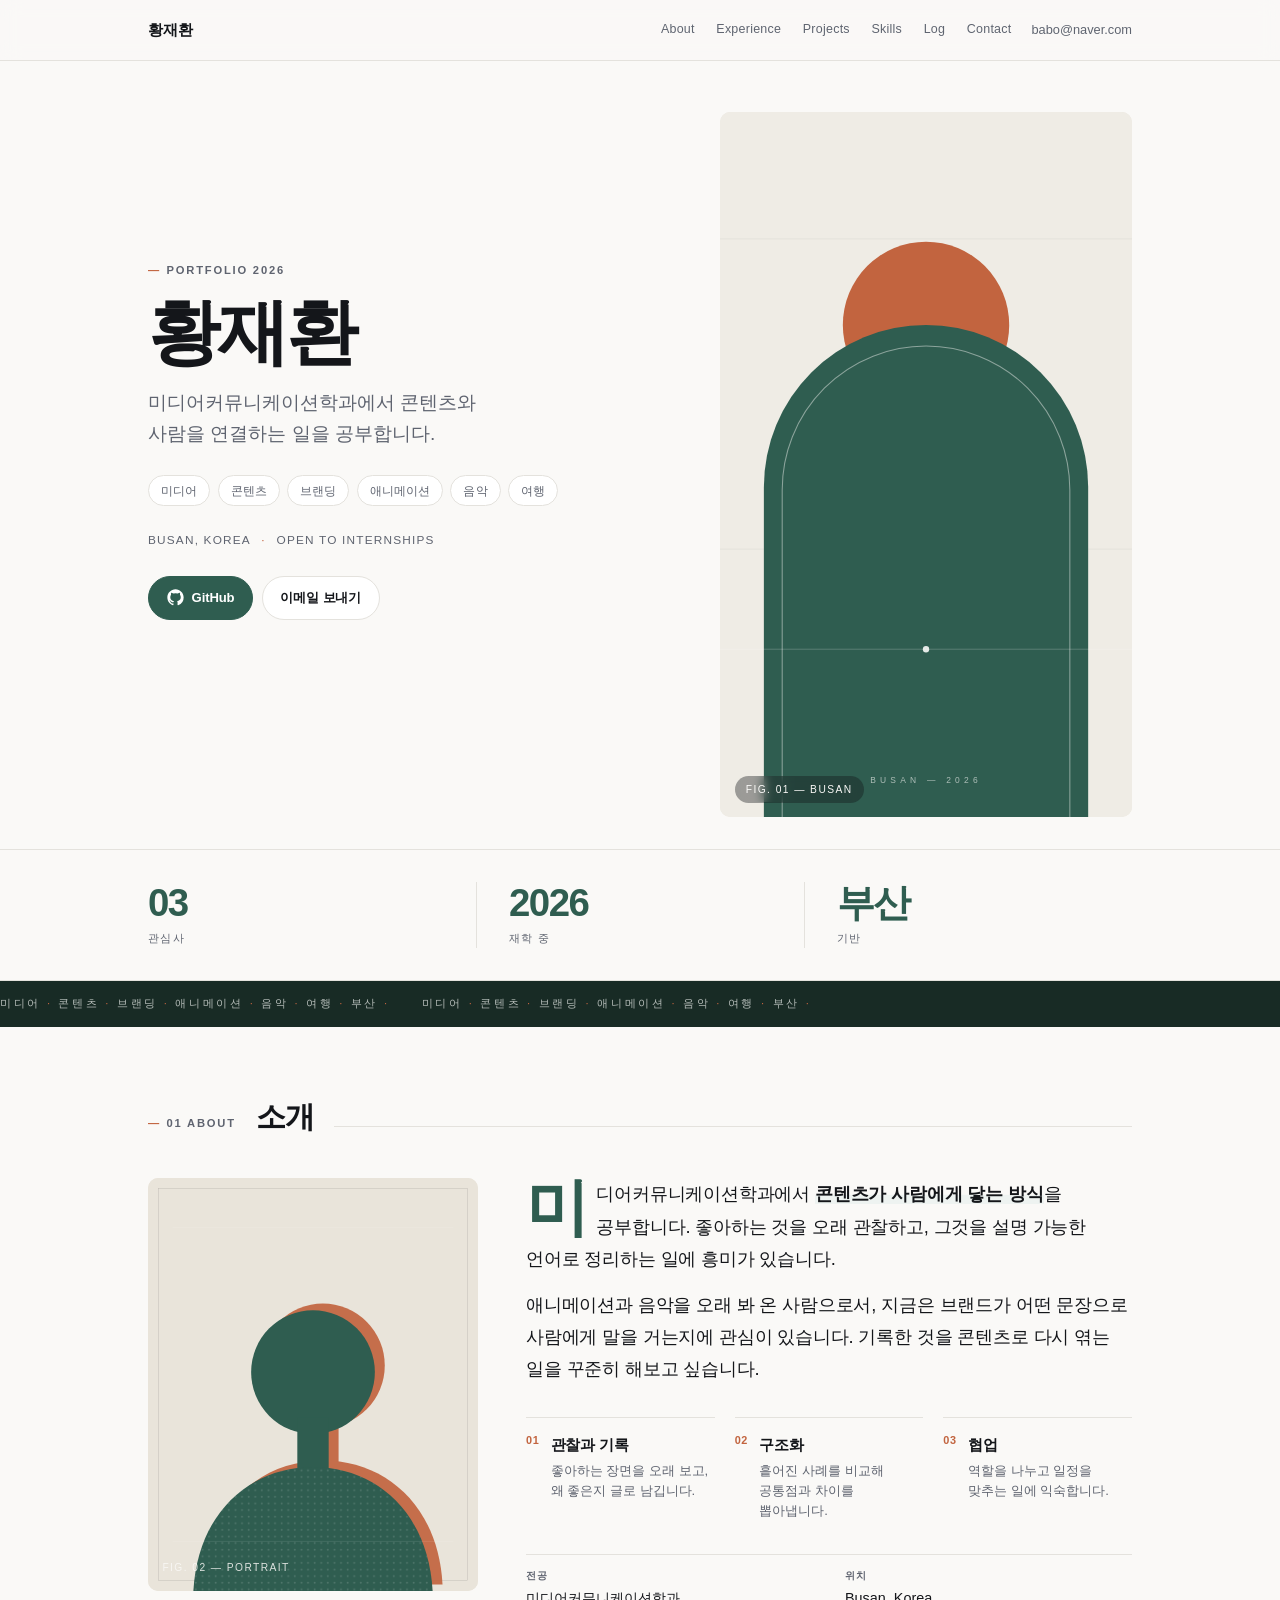
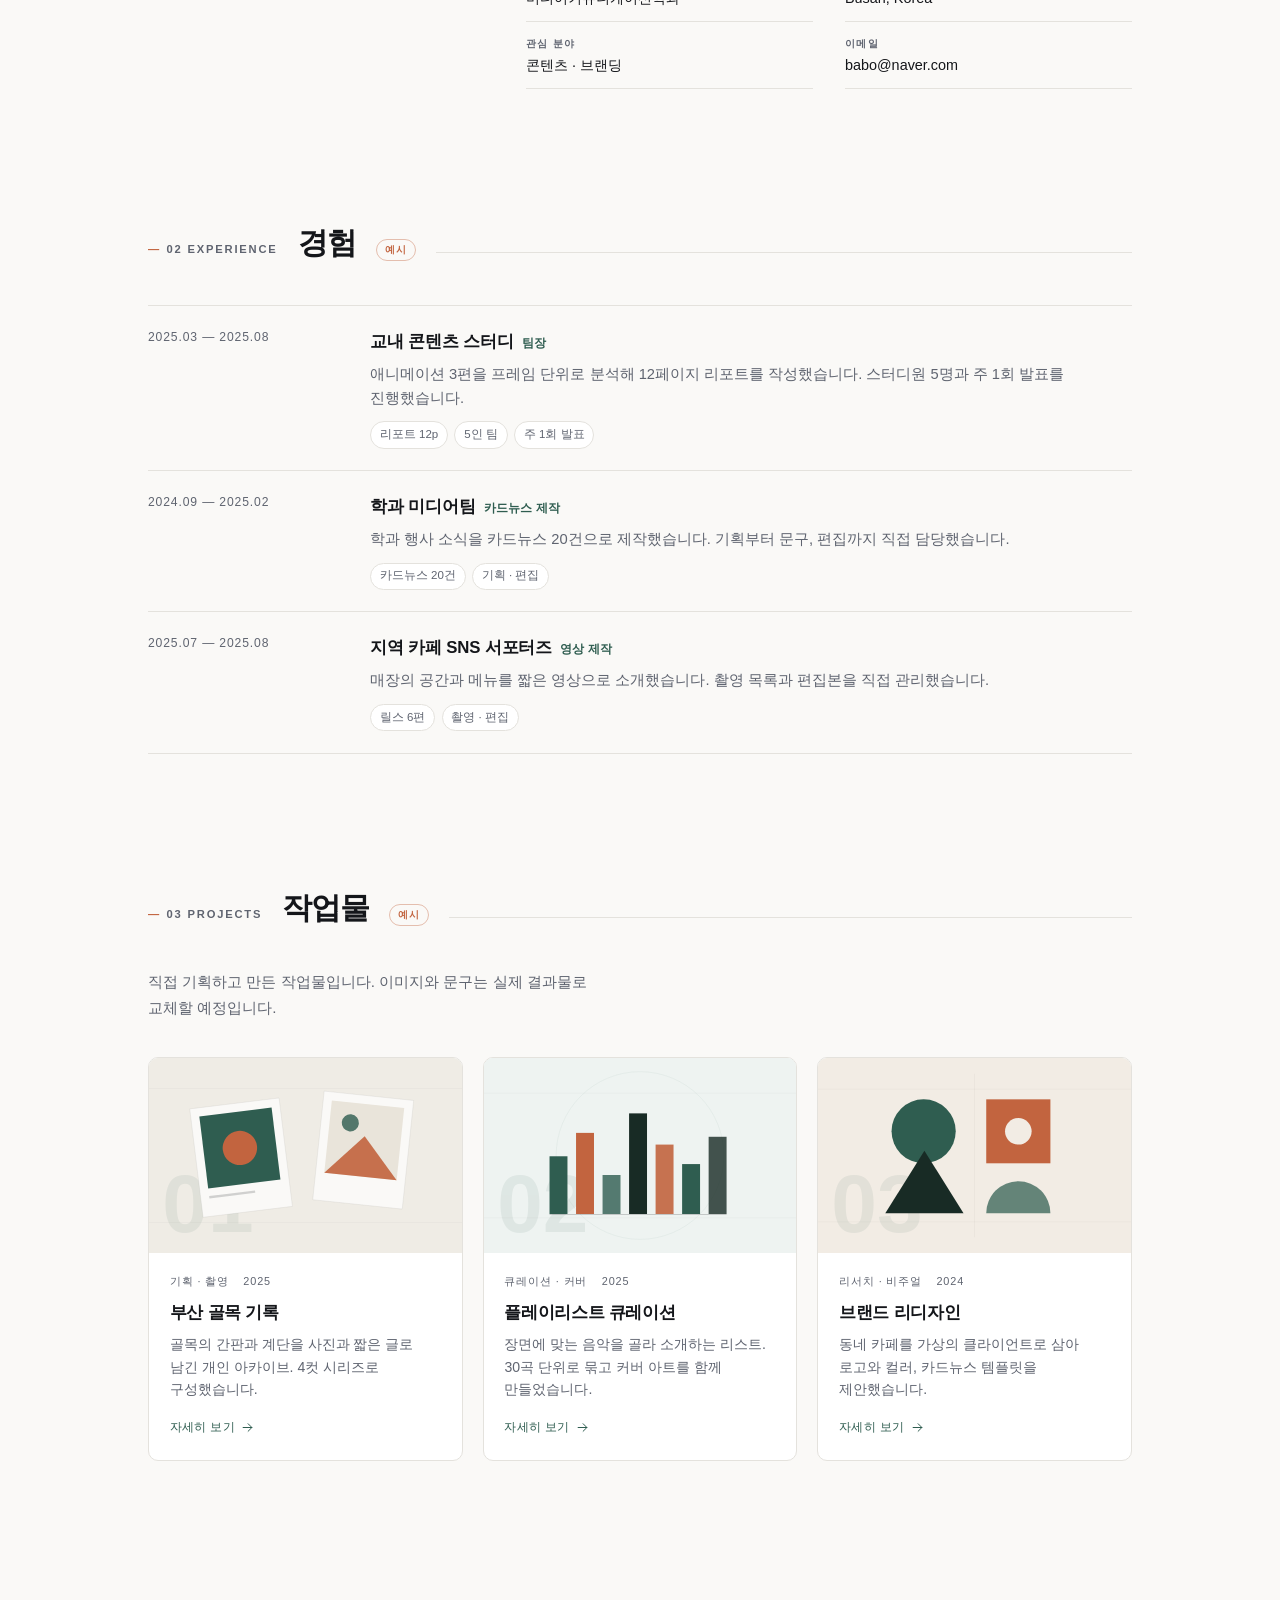
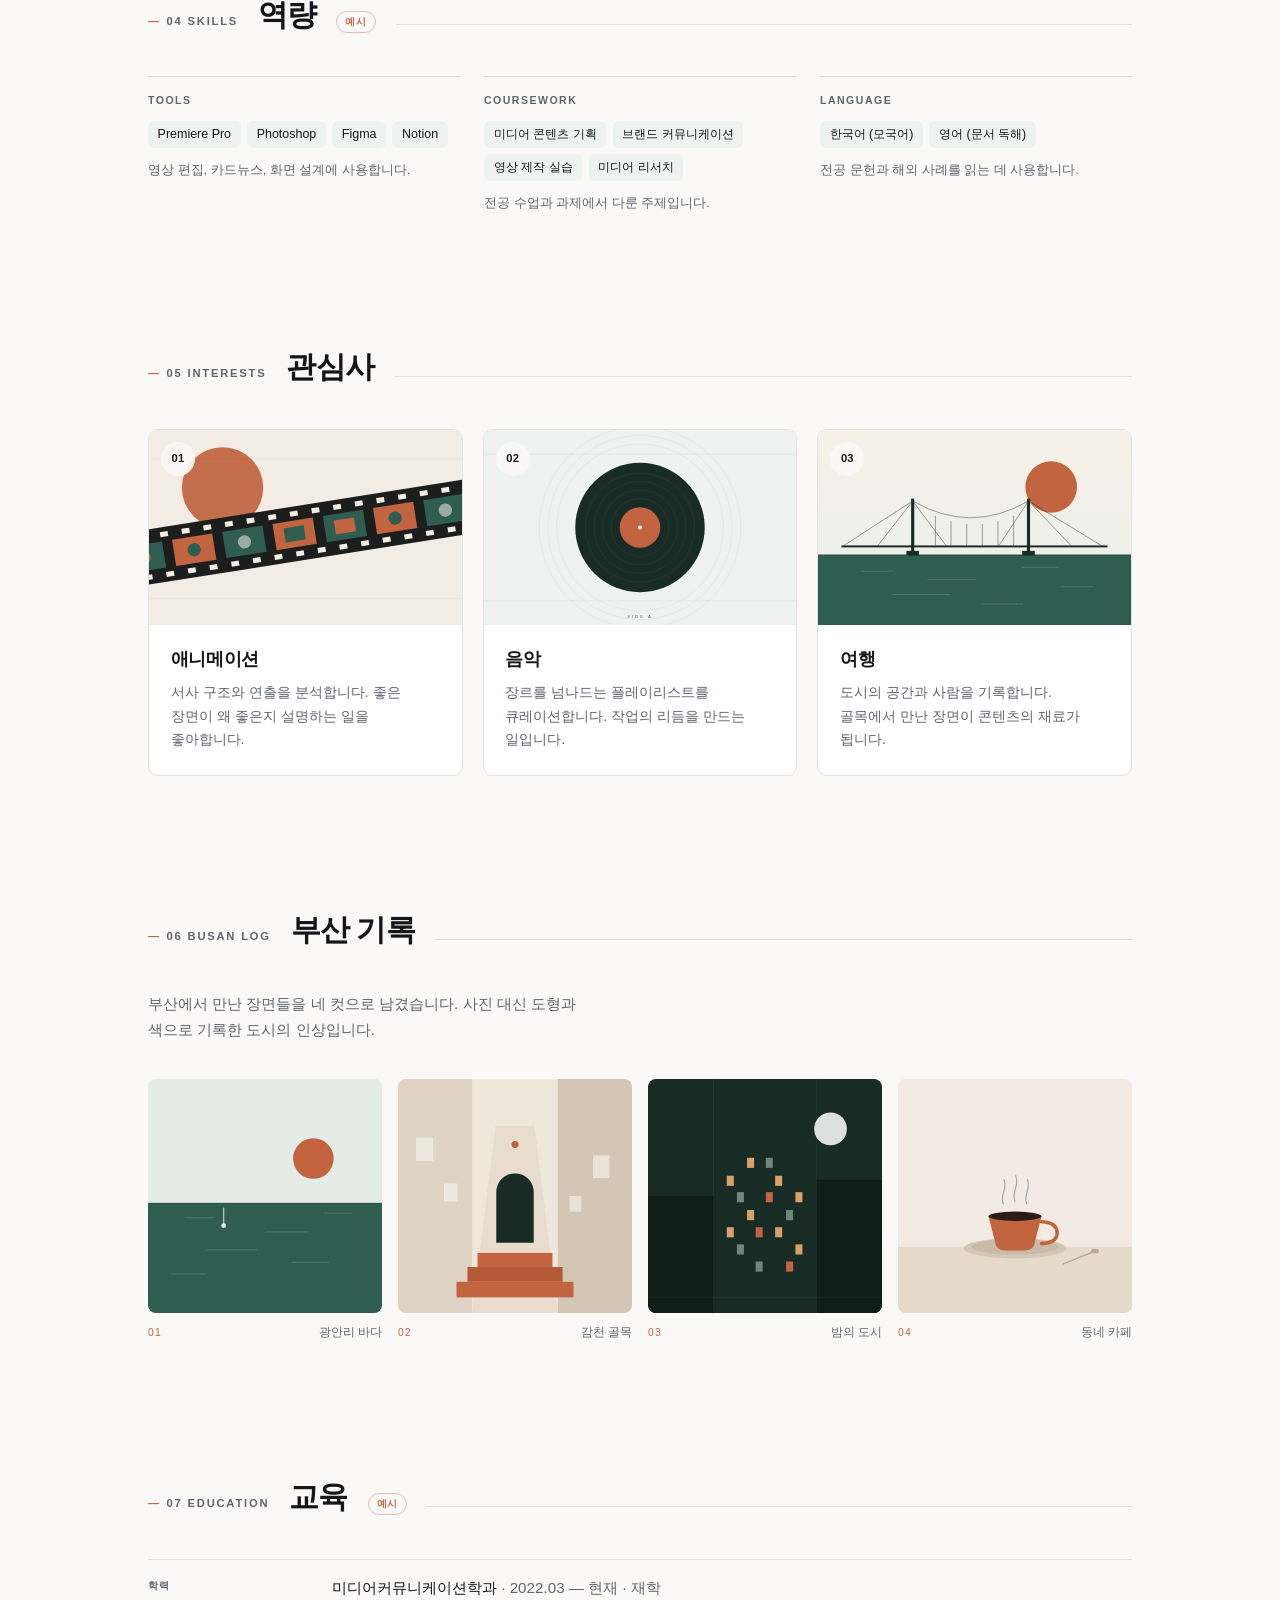
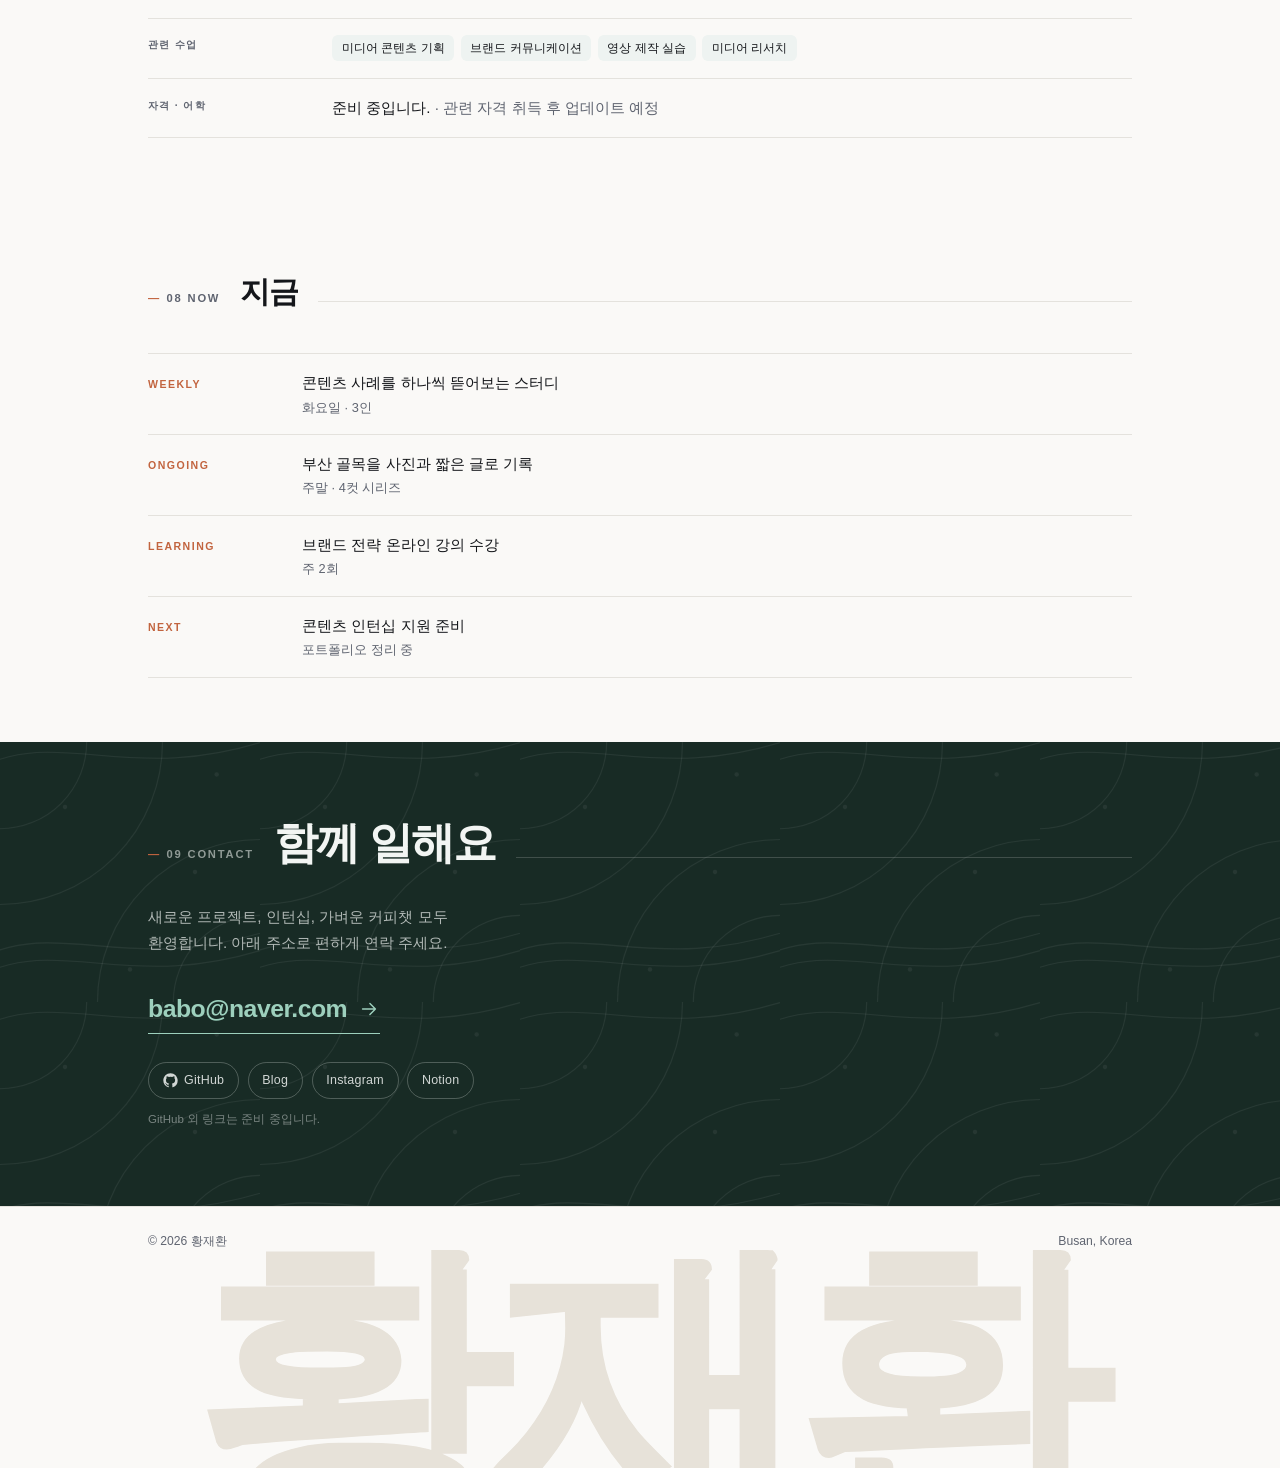
<file: index.html>
<!doctype html>
<html lang="ko">
<head>
  <meta charset="utf-8">
  <meta name="viewport" content="width=device-width, initial-scale=1">
  <meta name="theme-color" content="#faf9f7">
  <meta name="description" content="황재환 — 미디어커뮤니케이션학과. 부산에서 콘텐츠와 브랜드를 공부하는 포트폴리오.">
  <title>황재환 — 미디어커뮤니케이션학과 포트폴리오</title>
  <link rel="icon" href="data:image/svg+xml,<svg xmlns='http://www.w3.org/2000/svg' viewBox='0 0 32 32'><rect width='32' height='32' rx='7' fill='%232f5d50'/><text x='16' y='22' font-family='sans-serif' font-size='15' font-weight='700' fill='%23ffffff' text-anchor='middle'>H</text></svg>">
  <link rel="stylesheet" href="styles.css">
  <script src="script.js"></script>
</head>
<body>
  <a class="skip" href="#main">본문으로 건너뛰기</a>

  <header class="topbar">
    <div class="wrap topbar__inner">
      <a class="mark" href="#top">황재환</a>
      <nav class="nav" aria-label="섹션 이동">
        <a href="#about">About</a>
        <a href="#experience">Experience</a>
        <a href="#projects">Projects</a>
        <a href="#skills">Skills</a>
        <a href="#log">Log</a>
        <a href="#contact">Contact</a>
      </nav>
      <a class="topbar__mail" href="mailto:babo@naver.com">babo@naver.com</a>
    </div>
  </header>

  <main id="main">
    <!-- 히어로 -->
    <section class="hero wrap" id="top">
      <div class="hero__main">
        <p class="label reveal"><span class="dash">—</span>Portfolio 2026</p>
        <h1 class="hero__name reveal" style="--d:.08s">황재환</h1>
        <p class="hero__intro reveal" style="--d:.16s">
          미디어커뮤니케이션학과에서 콘텐츠와 사람을
          연결하는 일을 공부합니다.
        </p>
        <ul class="chips reveal" style="--d:.24s">
          <li>미디어</li>
          <li>콘텐츠</li>
          <li>브랜딩</li>
          <li>애니메이션</li>
          <li>음악</li>
          <li>여행</li>
        </ul>
        <p class="hero__meta reveal" style="--d:.3s">
          Busan, Korea <span>·</span> Open to internships
        </p>
        <div class="hero__actions reveal" style="--d:.36s">
          <a class="btn btn--solid" href="https://github.com/luffy8927-blip/AIpython"
             target="_blank" rel="noopener noreferrer">
            <svg viewBox="0 0 24 24" aria-hidden="true">
              <path d="M12 .5C5.73.5.5 5.73.5 12c0 5.08 3.29 9.39 7.86 10.91.58.11.79-.25.79-.56 0-.28-.01-1.02-.02-2-3.2.7-3.88-1.54-3.88-1.54-.53-1.34-1.29-1.7-1.29-1.7-1.05-.72.08-.7.08-.7 1.16.08 1.77 1.19 1.77 1.19 1.03 1.77 2.7 1.26 3.36.96.1-.75.4-1.26.73-1.55-2.55-.29-5.23-1.28-5.23-5.69 0-1.26.45-2.29 1.19-3.1-.12-.29-.52-1.46.11-3.05 0 0 .97-.31 3.18 1.18a11.1 11.1 0 0 1 5.8 0c2.2-1.49 3.17-1.18 3.17-1.18.63 1.59.23 2.76.11 3.05.74.81 1.19 1.84 1.19 3.1 0 4.42-2.69 5.39-5.25 5.68.41.36.78 1.06.78 2.14 0 1.55-.01 2.8-.01 3.18 0 .31.21.68.8.56A11.51 11.51 0 0 0 23.5 12C23.5 5.73 18.27.5 12 .5Z"/>
            </svg>
            GitHub
          </a>
          <a class="btn btn--ghost" href="mailto:babo@naver.com">이메일 보내기</a>
        </div>
      </div>

      <figure class="hero__visual reveal" style="--d:.14s">
        <img src="[data-uri]" width="800" height="1000"
             alt="아치와 태양, 수평선을 그린 딥그린·테라코타 추상 포스터">
        <figcaption class="hero__cap">Fig. 01 — Busan</figcaption>
      </figure>
    </section>

    <!-- 숫자 스트립 -->
    <div class="stats reveal" style="--d:.34s">
      <div class="wrap stats__inner">
        <div class="stat">
          <span class="stat__num">03</span>
          <span class="stat__label">관심사</span>
        </div>
        <div class="stat">
          <span class="stat__num">2026</span>
          <span class="stat__label">재학 중</span>
        </div>
        <div class="stat">
          <span class="stat__num">부산</span>
          <span class="stat__label">기반</span>
        </div>
      </div>
    </div>

    <!-- 마퀴 -->
    <div class="band" aria-hidden="true">
      <div class="band__track">
        <span>미디어 <b>·</b> 콘텐츠 <b>·</b> 브랜딩 <b>·</b> 애니메이션 <b>·</b> 음악 <b>·</b> 여행 <b>·</b> 부산 <b>·</b> </span>
        <span>미디어 <b>·</b> 콘텐츠 <b>·</b> 브랜딩 <b>·</b> 애니메이션 <b>·</b> 음악 <b>·</b> 여행 <b>·</b> 부산 <b>·</b> </span>
      </div>
    </div>

    <!-- About -->
    <section class="section wrap" id="about" aria-labelledby="about-title">
      <div class="section__head">
        <p class="label"><span class="dash">—</span>01 About</p>
        <h2 class="section__title" id="about-title">소개</h2>
      </div>

      <div class="about">
        <figure class="about__media">
          <img src="[data-uri]" width="800" height="1000" loading="lazy"
               alt="딥그린과 테라코타로 표현한 인물 실루엣 포스터">
          <figcaption>Fig. 02 — Portrait</figcaption>
        </figure>

        <div class="about__body">
          <p class="about__lead">
            미디어커뮤니케이션학과에서 <strong>콘텐츠가 사람에게 닿는 방식</strong>을
            공부합니다. 좋아하는 것을 오래 관찰하고, 그것을 설명 가능한 언어로
            정리하는 일에 흥미가 있습니다.
          </p>
          <p>
            애니메이션과 음악을 오래 봐 온 사람으로서, 지금은 브랜드가 어떤
            문장으로 사람에게 말을 거는지에 관심이 있습니다. 기록한 것을
            콘텐츠로 다시 엮는 일을 꾸준히 해보고 싶습니다.
          </p>

          <ul class="strengths">
            <li class="strength">
              <span class="strength__num">01</span>
              <div>
                <p class="strength__title">관찰과 기록</p>
                <p class="strength__desc">좋아하는 장면을 오래 보고, 왜 좋은지 글로 남깁니다.</p>
              </div>
            </li>
            <li class="strength">
              <span class="strength__num">02</span>
              <div>
                <p class="strength__title">구조화</p>
                <p class="strength__desc">흩어진 사례를 비교해 공통점과 차이를 뽑아냅니다.</p>
              </div>
            </li>
            <li class="strength">
              <span class="strength__num">03</span>
              <div>
                <p class="strength__title">협업</p>
                <p class="strength__desc">역할을 나누고 일정을 맞추는 일에 익숙합니다.</p>
              </div>
            </li>
          </ul>

          <dl class="facts">
            <div>
              <dt>전공</dt>
              <dd>미디어커뮤니케이션학과</dd>
            </div>
            <div>
              <dt>위치</dt>
              <dd>Busan, Korea</dd>
            </div>
            <div>
              <dt>관심 분야</dt>
              <dd>콘텐츠 · 브랜딩</dd>
            </div>
            <div>
              <dt>이메일</dt>
              <dd><a href="mailto:babo@naver.com">babo@naver.com</a></dd>
            </div>
          </dl>
        </div>
      </div>
    </section>

    <!-- Experience -->
    <section class="section wrap" id="experience" aria-labelledby="experience-title">
      <div class="section__head">
        <p class="label"><span class="dash">—</span>02 Experience</p>
        <h2 class="section__title" id="experience-title">경험</h2>
        <span class="badge">예시</span>
      </div>

      <ul class="xp">
        <li class="xp__item">
          <span class="xp__when">2025.03 — 2025.08</span>
          <div>
            <h3 class="xp__title">교내 콘텐츠 스터디<span class="xp__role">팀장</span></h3>
            <p class="xp__desc">
              애니메이션 3편을 프레임 단위로 분석해 12페이지 리포트를 작성했습니다.
              스터디원 5명과 주 1회 발표를 진행했습니다.
            </p>
            <ul class="xp__tags">
              <li>리포트 12p</li>
              <li>5인 팀</li>
              <li>주 1회 발표</li>
            </ul>
          </div>
        </li>

        <li class="xp__item">
          <span class="xp__when">2024.09 — 2025.02</span>
          <div>
            <h3 class="xp__title">학과 미디어팀<span class="xp__role">카드뉴스 제작</span></h3>
            <p class="xp__desc">
              학과 행사 소식을 카드뉴스 20건으로 제작했습니다. 기획부터 문구,
              편집까지 직접 담당했습니다.
            </p>
            <ul class="xp__tags">
              <li>카드뉴스 20건</li>
              <li>기획 · 편집</li>
            </ul>
          </div>
        </li>

        <li class="xp__item">
          <span class="xp__when">2025.07 — 2025.08</span>
          <div>
            <h3 class="xp__title">지역 카페 SNS 서포터즈<span class="xp__role">영상 제작</span></h3>
            <p class="xp__desc">
              매장의 공간과 메뉴를 짧은 영상으로 소개했습니다. 촬영 목록과
              편집본을 직접 관리했습니다.
            </p>
            <ul class="xp__tags">
              <li>릴스 6편</li>
              <li>촬영 · 편집</li>
            </ul>
          </div>
        </li>
      </ul>
    </section>

    <!-- Projects -->
    <section class="section wrap" id="projects" aria-labelledby="projects-title">
      <div class="section__head">
        <p class="label"><span class="dash">—</span>03 Projects</p>
        <h2 class="section__title" id="projects-title">작업물</h2>
        <span class="badge">예시</span>
      </div>

      <p class="lead">
        직접 기획하고 만든 작업물입니다. 이미지와 문구는 실제 결과물로
        교체할 예정입니다.
      </p>

      <div class="projects">
        <article class="project">
          <figure class="project__media">
            <img src="[data-uri]" width="800" height="500" loading="lazy"
                 alt="사진 프린트를 겹쳐 놓은 추상 포스터">
          </figure>
          <div class="project__body">
            <p class="project__meta"><span>기획 · 촬영</span><span>2025</span></p>
            <h3 class="project__title">부산 골목 기록</h3>
            <p class="project__desc">
              골목의 간판과 계단을 사진과 짧은 글로 남긴 개인 아카이브.
              4컷 시리즈로 구성했습니다.
            </p>
            <span class="project__link">
              자세히 보기
              <svg viewBox="0 0 24 24" aria-hidden="true"><path d="M5 12h14M13 6l6 6-6 6"/></svg>
            </span>
          </div>
        </article>

        <article class="project">
          <figure class="project__media">
            <img src="[data-uri]" width="800" height="500" loading="lazy"
                 alt="음악 이퀄라이저를 그린 추상 포스터">
          </figure>
          <div class="project__body">
            <p class="project__meta"><span>큐레이션 · 커버</span><span>2025</span></p>
            <h3 class="project__title">플레이리스트 큐레이션</h3>
            <p class="project__desc">
              장면에 맞는 음악을 골라 소개하는 리스트. 30곡 단위로 묶고
              커버 아트를 함께 만들었습니다.
            </p>
            <span class="project__link">
              자세히 보기
              <svg viewBox="0 0 24 24" aria-hidden="true"><path d="M5 12h14M13 6l6 6-6 6"/></svg>
            </span>
          </div>
        </article>

        <article class="project">
          <figure class="project__media">
            <img src="[data-uri]" width="800" height="500" loading="lazy"
                 alt="기하학 도형을 배치한 브랜드 아이덴티티 포스터">
          </figure>
          <div class="project__body">
            <p class="project__meta"><span>리서치 · 비주얼</span><span>2024</span></p>
            <h3 class="project__title">브랜드 리디자인</h3>
            <p class="project__desc">
              동네 카페를 가상의 클라이언트로 삼아 로고와 컬러,
              카드뉴스 템플릿을 제안했습니다.
            </p>
            <span class="project__link">
              자세히 보기
              <svg viewBox="0 0 24 24" aria-hidden="true"><path d="M5 12h14M13 6l6 6-6 6"/></svg>
            </span>
          </div>
        </article>
      </div>
    </section>

    <!-- Skills -->
    <section class="section wrap" id="skills" aria-labelledby="skills-title">
      <div class="section__head">
        <p class="label"><span class="dash">—</span>04 Skills</p>
        <h2 class="section__title" id="skills-title">역량</h2>
        <span class="badge">예시</span>
      </div>

      <div class="skills">
        <div class="skill">
          <h3 class="skill__title">Tools</h3>
          <ul class="skill__chips">
            <li>Premiere Pro</li>
            <li>Photoshop</li>
            <li>Figma</li>
            <li>Notion</li>
          </ul>
          <p class="skill__note">영상 편집, 카드뉴스, 화면 설계에 사용합니다.</p>
        </div>

        <div class="skill">
          <h3 class="skill__title">Coursework</h3>
          <ul class="skill__chips">
            <li>미디어 콘텐츠 기획</li>
            <li>브랜드 커뮤니케이션</li>
            <li>영상 제작 실습</li>
            <li>미디어 리서치</li>
          </ul>
          <p class="skill__note">전공 수업과 과제에서 다룬 주제입니다.</p>
        </div>

        <div class="skill">
          <h3 class="skill__title">Language</h3>
          <ul class="skill__chips">
            <li>한국어 (모국어)</li>
            <li>영어 (문서 독해)</li>
          </ul>
          <p class="skill__note">전공 문헌과 해외 사례를 읽는 데 사용합니다.</p>
        </div>
      </div>
    </section>

    <!-- Interests -->
    <section class="section wrap" id="interests" aria-labelledby="interests-title">
      <div class="section__head">
        <p class="label"><span class="dash">—</span>05 Interests</p>
        <h2 class="section__title" id="interests-title">관심사</h2>
      </div>

      <ul class="cards">
        <li class="card">
          <figure class="card__media">
            <img src="[data-uri]" width="800" height="500" loading="lazy"
                 alt="필름 스트립과 프로젝터를 그린 일러스트">
            <span class="card__num" aria-hidden="true">01</span>
          </figure>
          <div class="card__body">
            <h3 class="card__title">애니메이션</h3>
            <p class="card__desc">
              서사 구조와 연출을 분석합니다. 좋은 장면이 왜 좋은지
              설명하는 일을 좋아합니다.
            </p>
          </div>
        </li>

        <li class="card">
          <figure class="card__media">
            <img src="[data-uri]" width="800" height="500" loading="lazy"
                 alt="바이닐 레코드와 파형을 그린 일러스트">
            <span class="card__num" aria-hidden="true">02</span>
          </figure>
          <div class="card__body">
            <h3 class="card__title">음악</h3>
            <p class="card__desc">
              장르를 넘나드는 플레이리스트를 큐레이션합니다.
              작업의 리듬을 만드는 일입니다.
            </p>
          </div>
        </li>

        <li class="card">
          <figure class="card__media">
            <img src="[data-uri]" width="800" height="500" loading="lazy"
                 alt="광안대교와 바다를 그린 일러스트">
            <span class="card__num" aria-hidden="true">03</span>
          </figure>
          <div class="card__body">
            <h3 class="card__title">여행</h3>
            <p class="card__desc">
              도시의 공간과 사람을 기록합니다. 골목에서 만난 장면이
              콘텐츠의 재료가 됩니다.
            </p>
          </div>
        </li>
      </ul>
    </section>

    <!-- Busan Log -->
    <section class="section wrap" id="log" aria-labelledby="log-title">
      <div class="section__head">
        <p class="label"><span class="dash">—</span>06 Busan Log</p>
        <h2 class="section__title" id="log-title">부산 기록</h2>
      </div>

      <p class="lead">
        부산에서 만난 장면들을 네 컷으로 남겼습니다.
        사진 대신 도형과 색으로 기록한 도시의 인상입니다.
      </p>

      <div class="log">
        <figure class="log__item">
          <div class="log__media">
            <img src="[data-uri]" width="600" height="600" loading="lazy"
                 alt="바다와 부표, 해를 그린 일러스트">
          </div>
          <figcaption class="log__cap">
            <span class="log__num">01</span>
            <span>광안리 바다</span>
          </figcaption>
        </figure>

        <figure class="log__item">
          <div class="log__media">
            <img src="[data-uri]" width="600" height="600" loading="lazy"
                 alt="골목과 계단, 아치형 문을 그린 일러스트">
          </div>
          <figcaption class="log__cap">
            <span class="log__num">02</span>
            <span>감천 골목</span>
          </figcaption>
        </figure>

        <figure class="log__item">
          <div class="log__media">
            <img src="[data-uri]" width="600" height="600" loading="lazy"
                 alt="밤의 도시와 불 켜진 창문을 그린 일러스트">
          </div>
          <figcaption class="log__cap">
            <span class="log__num">03</span>
            <span>밤의 도시</span>
          </figcaption>
        </figure>

        <figure class="log__item">
          <div class="log__media">
            <img src="[data-uri]" width="600" height="600" loading="lazy"
                 alt="커피잔과 김이 피어오르는 카페 일러스트">
          </div>
          <figcaption class="log__cap">
            <span class="log__num">04</span>
            <span>동네 카페</span>
          </figcaption>
        </figure>
      </div>
    </section>

    <!-- Education -->
    <section class="section wrap" id="education" aria-labelledby="education-title">
      <div class="section__head">
        <p class="label"><span class="dash">—</span>07 Education</p>
        <h2 class="section__title" id="education-title">교육</h2>
        <span class="badge">예시</span>
      </div>

      <ul class="edu">
        <li class="edu__row">
          <p class="edu__label">학력</p>
          <p class="edu__value">
            미디어커뮤니케이션학과 <span>· 2022.03 — 현재 · 재학</span>
          </p>
        </li>
        <li class="edu__row">
          <p class="edu__label">관련 수업</p>
          <ul class="edu__courses">
            <li>미디어 콘텐츠 기획</li>
            <li>브랜드 커뮤니케이션</li>
            <li>영상 제작 실습</li>
            <li>미디어 리서치</li>
          </ul>
        </li>
        <li class="edu__row">
          <p class="edu__label">자격 · 어학</p>
          <p class="edu__value">준비 중입니다.<span> · 관련 자격 취득 후 업데이트 예정</span></p>
        </li>
      </ul>
    </section>

    <!-- Now -->
    <section class="section wrap" id="now" aria-labelledby="now-title">
      <div class="section__head">
        <p class="label"><span class="dash">—</span>08 Now</p>
        <h2 class="section__title" id="now-title">지금</h2>
      </div>

      <ul class="now">
        <li>
          <span class="now__tag">Weekly</span>
          <span class="now__text">콘텐츠 사례를 하나씩 뜯어보는 스터디<span>화요일 · 3인</span></span>
        </li>
        <li>
          <span class="now__tag">Ongoing</span>
          <span class="now__text">부산 골목을 사진과 짧은 글로 기록<span>주말 · 4컷 시리즈</span></span>
        </li>
        <li>
          <span class="now__tag">Learning</span>
          <span class="now__text">브랜드 전략 온라인 강의 수강<span>주 2회</span></span>
        </li>
        <li>
          <span class="now__tag">Next</span>
          <span class="now__text">콘텐츠 인턴십 지원 준비<span>포트폴리오 정리 중</span></span>
        </li>
      </ul>
    </section>

    <!-- Contact -->
    <section class="contact" id="contact" aria-labelledby="contact-title">
      <div class="wrap">
        <div class="section__head">
          <p class="label"><span class="dash">—</span>09 Contact</p>
          <h2 class="contact__title" id="contact-title">함께 일해요</h2>
        </div>

        <p class="contact__text">
          새로운 프로젝트, 인턴십, 가벼운 커피챗 모두 환영합니다.
          아래 주소로 편하게 연락 주세요.
        </p>

        <a class="mail" href="mailto:babo@naver.com">
          babo@naver.com
          <svg viewBox="0 0 24 24" aria-hidden="true">
            <path d="M5 12h14M13 6l6 6-6 6"/>
          </svg>
        </a>

        <div class="links">
          <a href="https://github.com/luffy8927-blip/AIpython"
             target="_blank" rel="noopener noreferrer">
            <svg viewBox="0 0 24 24" aria-hidden="true">
              <path d="M12 .5C5.73.5.5 5.73.5 12c0 5.08 3.29 9.39 7.86 10.91.58.11.79-.25.79-.56 0-.28-.01-1.02-.02-2-3.2.7-3.88-1.54-3.88-1.54-.53-1.34-1.29-1.7-1.29-1.7-1.05-.72.08-.7.08-.7 1.16.08 1.77 1.19 1.77 1.19 1.03 1.77 2.7 1.26 3.36.96.1-.75.4-1.26.73-1.55-2.55-.29-5.23-1.28-5.23-5.69 0-1.26.45-2.29 1.19-3.1-.12-.29-.52-1.46.11-3.05 0 0 .97-.31 3.18 1.18a11.1 11.1 0 0 1 5.8 0c2.2-1.49 3.17-1.18 3.17-1.18.63 1.59.23 2.76.11 3.05.74.81 1.19 1.84 1.19 3.1 0 4.42-2.69 5.39-5.25 5.68.41.36.78 1.06.78 2.14 0 1.55-.01 2.8-.01 3.18 0 .31.21.68.8.56A11.51 11.51 0 0 0 23.5 12C23.5 5.73 18.27.5 12 .5Z"/>
            </svg>
            GitHub
          </a>
          <a href="#">Blog</a>
          <a href="#">Instagram</a>
          <a href="#">Notion</a>
        </div>
        <p class="links__note">GitHub 외 링크는 준비 중입니다.</p>
      </div>
    </section>
  </main>

  <footer class="footer">
    <div class="wrap footer__inner">
      <span>© 2026 황재환</span>
      <span>Busan, Korea</span>
    </div>
    <div class="footer__word" aria-hidden="true">황재환</div>
  </footer>
</body>
</html>
</file>
<file: styles.css>
:root {
      --bg: #faf9f7;
      --paper: #efece5;
      --ink: #14161a;
      --muted: #5f6470;
      --line: #e4e2dd;
      --accent: #2f5d50;
      --accent-soft: #eef3f1;
      --accent-2: #c2643f;
      --dark: #182b25;
      --on-dark: #f2f5f3;
      --wrap: 1080px;
      --ease: cubic-bezier(.22, .61, .36, 1);
      color-scheme: light;
    }

    *, *::before, *::after { box-sizing: border-box; }

    html {
      scroll-behavior: smooth;
      -webkit-text-size-adjust: 100%;
    }

    body {
      margin: 0;
      overflow-x: hidden;
      background: var(--bg);
      color: var(--ink);
      font-family: "Pretendard", "Inter", -apple-system, BlinkMacSystemFont, "Apple SD Gothic Neo",
                   "Noto Sans KR", "Segoe UI", "Malgun Gothic", sans-serif;
      font-size: 17px;
      line-height: 1.7;
      font-feature-settings: "tnum" 1;
      -webkit-font-smoothing: antialiased;
    }

    ::selection { background: var(--accent); color: #fff; }

    a { color: inherit; text-decoration: none; }

    img { display: block; max-width: 100%; }

    :focus-visible {
      outline: 2px solid var(--accent);
      outline-offset: 3px;
      border-radius: 2px;
    }

    .wrap {
      width: 100%;
      max-width: var(--wrap);
      margin-inline: auto;
      padding-inline: clamp(1.25rem, 5vw, 3rem);
    }

    .skip {
      position: absolute;
      left: -9999px;
      top: 0;
      z-index: 100;
      padding: .75rem 1.25rem;
      background: var(--ink);
      color: #fff;
      font-size: .9rem;
    }
    .skip:focus { left: 1rem; top: 1rem; }

    /* ── 상단 바 ───────────────────────────── */
    .topbar {
      position: sticky;
      top: 0;
      z-index: 50;
      background: rgba(250, 249, 247, .86);
      -webkit-backdrop-filter: blur(10px);
      backdrop-filter: blur(10px);
      border-bottom: 1px solid var(--line);
    }

    .topbar__inner {
      display: flex;
      align-items: center;
      gap: 1.25rem;
      min-height: 60px;
    }

    .mark {
      margin-right: auto;
      font-size: .95rem;
      font-weight: 700;
      letter-spacing: -.01em;
    }

    .nav {
      display: none;
      gap: 1.35rem;
      font-size: .78rem;
      letter-spacing: .02em;
      color: var(--muted);
    }
    @media (min-width: 900px) { .nav { display: flex; } }

    .nav a {
      position: relative;
      padding-block: .2rem;
      transition: color .25s var(--ease);
    }
    .nav a::after {
      content: "";
      position: absolute;
      left: 0;
      bottom: 0;
      width: 100%;
      height: 1px;
      background: currentColor;
      transform: scaleX(0);
      transform-origin: left;
      transition: transform .3s var(--ease);
    }
    .nav a:hover { color: var(--ink); }
    .nav a:hover::after { transform: scaleX(1); }

    .nav a.is-active { color: var(--ink); }
    .nav a.is-active::after { transform: scaleX(1); }

    .topbar__mail {
      font-size: .8rem;
      color: var(--muted);
      transition: color .25s var(--ease);
    }
    .topbar__mail:hover { color: var(--accent-2); }

    /* ── 라벨 · 배지 ───────────────────────── */
    .label {
      margin: 0 0 1rem;
      font-size: .7rem;
      font-weight: 600;
      letter-spacing: .16em;
      text-transform: uppercase;
      color: var(--muted);
    }

    .dash { color: var(--accent-2); margin-right: .35rem; }

    .badge {
      order: 2;
      flex: none;
      padding: .12rem .5rem;
      border: 1px solid rgba(194, 100, 63, .4);
      border-radius: 999px;
      font-size: .6rem;
      font-weight: 600;
      letter-spacing: .1em;
      color: var(--accent-2);
      white-space: nowrap;
    }

    /* ── 히어로 ────────────────────────────── */
    .hero {
      display: grid;
      gap: clamp(1.75rem, 4vw, 3rem);
      padding-top: clamp(2rem, 4vw, 3.25rem);
      padding-bottom: 0;
    }

    @media (min-width: 900px) {
      .hero {
        grid-template-columns: minmax(0, 1.12fr) minmax(320px, .88fr);
        align-items: stretch;
        min-height: clamp(560px, 84svh, 800px);
      }
    }

    .hero__main {
      display: flex;
      flex-direction: column;
      justify-content: center;
      padding-bottom: clamp(1.75rem, 4vw, 3rem);
    }

    .hero__name {
      margin: 0;
      font-size: clamp(2.6rem, 6.6vw, 4.5rem);
      line-height: 1.02;
      font-weight: 700;
      letter-spacing: -.045em;
    }

    .hero__intro {
      max-width: 34ch;
      margin: 1.15rem 0 0;
      font-size: clamp(1.02rem, 1.8vw, 1.2rem);
      line-height: 1.6;
      color: var(--muted);
      word-break: keep-all;
    }

    .chips {
      display: flex;
      flex-wrap: wrap;
      gap: .45rem;
      margin: 1.6rem 0 0;
      padding: 0;
      list-style: none;
    }

    .chips li {
      padding: .28rem .75rem;
      border: 1px solid var(--line);
      border-radius: 999px;
      background: #fff;
      font-size: .74rem;
      letter-spacing: .01em;
      color: var(--muted);
      transition: border-color .25s var(--ease), color .25s var(--ease);
    }

    .chips li:hover { border-color: var(--accent); color: var(--accent); }

    .hero__meta {
      margin: 1.5rem 0 0;
      font-size: .74rem;
      letter-spacing: .1em;
      text-transform: uppercase;
      color: var(--muted);
    }

    .hero__meta span { color: var(--accent-2); margin-inline: .4rem; }

    .hero__actions {
      display: flex;
      flex-wrap: wrap;
      gap: .55rem;
      margin: 1.6rem 0 0;
    }

    .btn {
      display: inline-flex;
      align-items: center;
      gap: .5rem;
      padding: .62rem 1.1rem;
      border-radius: 999px;
      font-size: .82rem;
      font-weight: 600;
      letter-spacing: -.01em;
      transition: background-color .25s var(--ease), color .25s var(--ease),
                  border-color .25s var(--ease), transform .25s var(--ease);
    }

    .btn svg { width: 17px; height: 17px; fill: currentColor; }

    .btn--solid {
      background: var(--accent);
      border: 1px solid var(--accent);
      color: #fff;
    }

    .btn--solid:hover {
      background: var(--dark);
      border-color: var(--dark);
      transform: translateY(-2px);
    }

    .btn--ghost {
      background: #fff;
      border: 1px solid var(--line);
      color: var(--ink);
    }

    .btn--ghost:hover {
      border-color: var(--accent);
      color: var(--accent);
      transform: translateY(-2px);
    }

    .hero__visual {
      position: relative;
      margin: 0;
      aspect-ratio: 4 / 5;
      overflow: hidden;
      border-radius: 10px;
      background: var(--paper);
    }

    @media (min-width: 900px) {
      .hero__visual { aspect-ratio: auto; height: 100%; min-height: 520px; }
    }

    .hero__visual img {
      width: 100%;
      height: 100%;
      object-fit: cover;
    }

    .hero__cap {
      position: absolute;
      left: .9rem;
      bottom: .9rem;
      padding: .28rem .7rem;
      border-radius: 999px;
      background: rgba(20, 22, 26, .38);
      -webkit-backdrop-filter: blur(6px);
      backdrop-filter: blur(6px);
      color: #faf9f7;
      font-size: .64rem;
      letter-spacing: .14em;
      text-transform: uppercase;
    }

    /* ── 숫자 스트립 ───────────────────────── */
    .stats {
      margin-top: clamp(1.25rem, 3vw, 2rem);
      border-top: 1px solid var(--line);
      border-bottom: 1px solid var(--line);
    }

    .stats__inner {
      display: grid;
      grid-template-columns: repeat(3, minmax(0, 1fr));
      padding-block: clamp(1.4rem, 3vw, 2rem);
    }

    .stat { padding-inline: clamp(.6rem, 2.5vw, 2rem); }
    .stat:first-child { padding-left: 0; }
    .stat + .stat { border-left: 1px solid var(--line); }

    .stat__num {
      display: block;
      font-size: clamp(1.5rem, 4vw, 2.4rem);
      font-weight: 700;
      line-height: 1.1;
      letter-spacing: -.04em;
      color: var(--accent);
    }

    .stat__label {
      display: block;
      margin-top: .3rem;
      font-size: .68rem;
      letter-spacing: .12em;
      text-transform: uppercase;
      color: var(--muted);
    }

    /* ── 마퀴 띠 ───────────────────────────── */
    .band {
      overflow: hidden;
      background: var(--dark);
      color: rgba(242, 245, 243, .72);
      padding-block: .85rem;
    }

    .band__track {
      display: flex;
      width: max-content;
      animation: marquee 34s linear infinite;
    }

    .band:hover .band__track { animation-play-state: paused; }

    .band__track span {
      padding-right: 2rem;
      font-size: .7rem;
      letter-spacing: .24em;
      text-transform: uppercase;
      white-space: nowrap;
    }

    .band__track b {
      font-weight: 400;
      color: var(--accent-2);
    }

    @keyframes marquee {
      to { transform: translateX(-50%); }
    }

    /* ── 섹션 ──────────────────────────────── */
    .section {
      padding-block: clamp(2.6rem, 5vw, 4.25rem);
      scroll-margin-top: 80px;
    }

    .section__head {
      display: flex;
      align-items: baseline;
      gap: 1.25rem;
      margin-bottom: clamp(1.5rem, 3vw, 2.25rem);
    }

    .section__head::after {
      content: "";
      order: 3;
      flex: 1;
      min-width: 1.5rem;
      height: 1px;
      background: var(--line);
    }

    @media (max-width: 560px) {
      .section__head::after { display: none; }
    }

    .section__head .label { margin: 0; flex: none; }

    .section__title {
      order: 1;
      margin: 0;
      flex: none;
      font-size: clamp(1.45rem, 3vw, 1.9rem);
      font-weight: 700;
      letter-spacing: -.03em;
    }

    .lead {
      max-width: 56ch;
      margin: 0 0 clamp(1.5rem, 3vw, 2.25rem);
      color: var(--muted);
      font-size: .95rem;
      word-break: keep-all;
    }

    /* ── About ─────────────────────────────── */
    .about {
      display: grid;
      gap: clamp(1.75rem, 4vw, 3rem);
    }

    @media (min-width: 860px) {
      .about { grid-template-columns: 330px minmax(0, 1fr); align-items: start; }
    }

    .about__media {
      position: relative;
      margin: 0;
      max-width: 420px;
      aspect-ratio: 4 / 5;
      overflow: hidden;
      border-radius: 10px;
      background: var(--paper);
    }

    .about__media img { width: 100%; height: 100%; object-fit: cover; }

    .about__media figcaption {
      position: absolute;
      left: .9rem;
      bottom: .9rem;
      font-size: .64rem;
      letter-spacing: .14em;
      text-transform: uppercase;
      color: rgba(250, 249, 247, .85);
    }

    .about__body > p {
      margin: 0;
      font-size: clamp(1.02rem, 1.7vw, 1.15rem);
      line-height: 1.75;
      letter-spacing: -.01em;
      word-break: keep-all;
    }

    .about__body > p + p { margin-top: .85rem; }

    .about__lead::first-letter {
      float: left;
      margin: .06em .12em 0 0;
      font-size: 3.4em;
      line-height: .82;
      font-weight: 700;
      color: var(--accent);
    }

    .about__body strong {
      font-weight: 650;
      box-shadow: inset 0 -.5em 0 var(--accent-soft);
    }

    .strengths {
      display: grid;
      grid-template-columns: 1fr;
      gap: .9rem;
      margin: clamp(1.5rem, 3vw, 2rem) 0 0;
      padding: 0;
      list-style: none;
    }

    @media (min-width: 640px) {
      .strengths { grid-template-columns: repeat(3, minmax(0, 1fr)); gap: 1.25rem; }
    }

    .strength {
      display: flex;
      gap: .7rem;
      padding-top: .85rem;
      border-top: 1px solid var(--line);
    }

    .strength__num {
      font-size: .68rem;
      font-weight: 700;
      letter-spacing: .06em;
      color: var(--accent-2);
      line-height: 1.6;
    }

    .strength__title {
      margin: 0;
      font-size: .94rem;
      font-weight: 650;
      letter-spacing: -.01em;
    }

    .strength__desc {
      margin: .2rem 0 0;
      font-size: .82rem;
      line-height: 1.55;
      color: var(--muted);
      word-break: keep-all;
    }

    .facts {
      display: grid;
      grid-template-columns: repeat(2, minmax(0, 1fr));
      gap: 0 2rem;
      margin: clamp(1.5rem, 3vw, 2rem) 0 0;
      border-top: 1px solid var(--line);
    }

    .facts > div {
      padding: .8rem 0;
      border-bottom: 1px solid var(--line);
    }

    .facts dt {
      font-size: .64rem;
      font-weight: 600;
      letter-spacing: .13em;
      text-transform: uppercase;
      color: var(--muted);
    }

    .facts dd {
      margin: .2rem 0 0;
      font-size: .9rem;
      line-height: 1.4;
    }

    /* ── Experience ────────────────────────── */
    .xp {
      margin: 0;
      padding: 0;
      list-style: none;
      border-top: 1px solid var(--line);
    }

    .xp__item {
      display: grid;
      gap: .45rem 2rem;
      padding: 1.35rem 0;
      border-bottom: 1px solid var(--line);
    }

    @media (min-width: 720px) {
      .xp__item { grid-template-columns: 190px minmax(0, 1fr); }
    }

    .xp__when {
      font-size: .76rem;
      letter-spacing: .07em;
      text-transform: uppercase;
      color: var(--muted);
      line-height: 1.6;
    }

    .xp__title {
      margin: 0;
      font-size: 1.05rem;
      font-weight: 650;
      letter-spacing: -.01em;
    }

    .xp__role {
      margin-left: .5rem;
      font-size: .76rem;
      font-weight: 600;
      letter-spacing: .02em;
      color: var(--accent);
    }

    .xp__desc {
      margin: .35rem 0 0;
      font-size: .92rem;
      line-height: 1.65;
      color: var(--muted);
      word-break: keep-all;
    }

    .xp__tags {
      display: flex;
      flex-wrap: wrap;
      gap: .4rem;
      margin: .7rem 0 0;
      padding: 0;
      list-style: none;
    }

    .xp__tags li {
      padding: .18rem .55rem;
      border: 1px solid var(--line);
      border-radius: 999px;
      background: #fff;
      font-size: .72rem;
      color: var(--muted);
    }

    /* ── Projects ──────────────────────────── */
    .projects {
      display: grid;
      grid-template-columns: 1fr;
      gap: 1rem;
    }

    @media (min-width: 760px) {
      .projects { grid-template-columns: repeat(2, minmax(0, 1fr)); gap: 1.25rem; }
    }

    @media (min-width: 980px) {
      .projects { grid-template-columns: repeat(3, minmax(0, 1fr)); }
    }

    .project {
      display: flex;
      flex-direction: column;
      overflow: hidden;
      background: #fff;
      border: 1px solid var(--line);
      border-radius: 10px;
      transition: border-color .3s var(--ease), transform .3s var(--ease), box-shadow .3s var(--ease);
    }

    .project:hover {
      border-color: var(--accent);
      transform: translateY(-4px);
      box-shadow: 0 16px 34px rgba(20, 22, 26, .07);
    }

    .project__media {
      margin: 0;
      aspect-ratio: 16 / 10;
      overflow: hidden;
      background: var(--accent-soft);
    }

    .project__media img {
      width: 100%;
      height: 100%;
      object-fit: cover;
      transition: transform .5s var(--ease);
    }

    .project:hover .project__media img { transform: scale(1.03); }

    .project__body {
      display: flex;
      flex-direction: column;
      flex: 1;
      padding: 1.15rem 1.3rem 1.35rem;
    }

    .project__meta {
      display: flex;
      flex-wrap: wrap;
      gap: .4rem .9rem;
      margin: 0;
      font-size: .68rem;
      letter-spacing: .08em;
      text-transform: uppercase;
      color: var(--muted);
    }

    .project__title {
      margin: .5rem 0 .35rem;
      font-size: 1.08rem;
      font-weight: 650;
      letter-spacing: -.02em;
    }

    .project__desc {
      margin: 0;
      font-size: .88rem;
      line-height: 1.6;
      color: var(--muted);
      word-break: keep-all;
    }

    .project__link {
      display: inline-flex;
      align-items: center;
      gap: .35rem;
      margin-top: auto;
      padding-top: 1rem;
      font-size: .78rem;
      letter-spacing: .02em;
      color: var(--accent);
    }

    .project__link svg {
      width: 15px;
      height: 15px;
      fill: none;
      stroke: currentColor;
      stroke-width: 1.6;
      stroke-linecap: round;
      stroke-linejoin: round;
    }

    /* ── Skills ────────────────────────────── */
    .skills {
      display: grid;
      grid-template-columns: 1fr;
      gap: 1.25rem;
    }

    @media (min-width: 720px) {
      .skills { grid-template-columns: repeat(3, minmax(0, 1fr)); gap: 1.5rem; }
    }

    .skill {
      padding-top: .9rem;
      border-top: 1px solid var(--line);
    }

    .skill__title {
      margin: 0 0 .7rem;
      font-size: .66rem;
      font-weight: 600;
      letter-spacing: .14em;
      text-transform: uppercase;
      color: var(--muted);
    }

    .skill__chips {
      display: flex;
      flex-wrap: wrap;
      gap: .4rem;
      margin: 0;
      padding: 0;
      list-style: none;
    }

    .skill__chips li {
      padding: .25rem .6rem;
      border-radius: 6px;
      background: var(--accent-soft);
      font-size: .78rem;
      line-height: 1.5;
    }

    .skill__note {
      margin: .8rem 0 0;
      font-size: .8rem;
      line-height: 1.55;
      color: var(--muted);
      word-break: keep-all;
    }

    /* ── 관심사 카드 ───────────────────────── */
    .cards {
      display: grid;
      grid-template-columns: 1fr;
      gap: 1rem;
      margin: 0;
      padding: 0;
      list-style: none;
    }

    @media (min-width: 720px) {
      .cards { grid-template-columns: repeat(3, minmax(0, 1fr)); gap: 1.25rem; }
    }

    .card {
      overflow: hidden;
      background: #fff;
      border: 1px solid var(--line);
      border-radius: 10px;
      transition: border-color .3s var(--ease), transform .3s var(--ease), box-shadow .3s var(--ease);
    }

    .card:hover {
      border-color: var(--accent);
      transform: translateY(-4px);
      box-shadow: 0 16px 34px rgba(20, 22, 26, .07);
    }

    .card__media {
      position: relative;
      margin: 0;
      aspect-ratio: 16 / 10;
      overflow: hidden;
      background: var(--accent-soft);
    }

    .card__media img {
      width: 100%;
      height: 100%;
      object-fit: cover;
      transition: transform .5s var(--ease);
    }

    .card:hover .card__media img { transform: scale(1.04); }

    .card__num {
      position: absolute;
      top: .75rem;
      left: .75rem;
      display: grid;
      place-items: center;
      width: 34px;
      height: 34px;
      border-radius: 50%;
      background: rgba(250, 249, 247, .92);
      font-size: .7rem;
      font-weight: 700;
      letter-spacing: .02em;
      color: var(--ink);
    }

    .card__body { padding: 1.25rem 1.35rem 1.4rem; }

    .card__title {
      margin: 0 0 .35rem;
      font-size: 1.1rem;
      font-weight: 650;
      letter-spacing: -.02em;
    }

    .card__desc {
      margin: 0;
      font-size: .9rem;
      line-height: 1.65;
      color: var(--muted);
      word-break: keep-all;
    }

    /* ── 부산 기록 ─────────────────────────── */
    .log {
      display: grid;
      grid-template-columns: repeat(2, minmax(0, 1fr));
      gap: .9rem;
    }

    @media (min-width: 760px) {
      .log { grid-template-columns: repeat(4, minmax(0, 1fr)); gap: 1rem; }
    }

    .log__item { margin: 0; }

    .log__media {
      margin: 0;
      aspect-ratio: 1 / 1;
      overflow: hidden;
      border-radius: 8px;
      background: var(--paper);
    }

    .log__item img {
      width: 100%;
      height: 100%;
      object-fit: cover;
      transition: transform .5s var(--ease);
    }

    .log__item:hover img { transform: scale(1.04); }

    .log__cap {
      display: flex;
      align-items: baseline;
      justify-content: space-between;
      gap: .75rem;
      padding-top: .55rem;
      font-size: .78rem;
      color: var(--muted);
    }

    .log__num {
      font-size: .64rem;
      letter-spacing: .12em;
      color: var(--accent-2);
    }

    /* ── Education ─────────────────────────── */
    .edu {
      margin: 0;
      padding: 0;
      list-style: none;
      border-top: 1px solid var(--line);
    }

    .edu__row {
      display: grid;
      gap: .3rem 1.5rem;
      padding: 1.05rem 0;
      border-bottom: 1px solid var(--line);
    }

    @media (min-width: 620px) {
      .edu__row { grid-template-columns: 160px minmax(0, 1fr); align-items: start; }
    }

    .edu__label {
      margin: 0;
      font-size: .64rem;
      font-weight: 600;
      letter-spacing: .13em;
      text-transform: uppercase;
      color: var(--muted);
      line-height: 1.9;
    }

    .edu__value {
      margin: 0;
      font-size: .95rem;
      line-height: 1.6;
      word-break: keep-all;
    }

    .edu__value span { color: var(--muted); }

    .edu__courses {
      display: flex;
      flex-wrap: wrap;
      gap: .4rem;
      margin: 0;
      padding: 0;
      list-style: none;
    }

    .edu__courses li {
      padding: .22rem .6rem;
      border-radius: 6px;
      background: var(--accent-soft);
      font-size: .78rem;
      line-height: 1.5;
    }

    /* ── Now ───────────────────────────────── */
    .now {
      margin: 0;
      padding: 0;
      list-style: none;
      border-top: 1px solid var(--line);
    }

    .now li {
      display: grid;
      grid-template-columns: 1fr;
      gap: .15rem 1.5rem;
      padding: 1rem 0;
      border-bottom: 1px solid var(--line);
    }

    @media (min-width: 620px) {
      .now li { grid-template-columns: 130px 1fr; align-items: baseline; }
    }

    .now__tag {
      font-size: .66rem;
      font-weight: 600;
      letter-spacing: .14em;
      text-transform: uppercase;
      color: var(--accent-2);
    }

    .now__text { font-size: .96rem; word-break: keep-all; }

    .now__text span { display: block; font-size: .8rem; color: var(--muted); }

    /* ── Personal ──────────────────────────── */
    .personal {
      display: flex;
      flex-wrap: wrap;
      align-items: center;
      justify-content: space-between;
      gap: 1.25rem 2rem;
      padding: clamp(1.25rem, 3vw, 1.75rem);
      background: #fff;
      border: 1px solid var(--line);
      border-radius: 10px;
    }

    .personal__who { display: flex; align-items: center; gap: 1rem; }

    .personal__icon {
      display: grid;
      place-items: center;
      width: 46px;
      height: 46px;
      flex: none;
      border: 1px solid rgba(194, 100, 63, .35);
      border-radius: 50%;
      background: #fdf4ef;
      color: var(--accent-2);
    }

    .personal__icon svg { width: 20px; height: 20px; fill: currentColor; }

    .personal__label {
      margin: 0;
      font-size: .64rem;
      font-weight: 600;
      letter-spacing: .14em;
      text-transform: uppercase;
      color: var(--muted);
    }

    .personal__name {
      margin: .1rem 0 0;
      font-size: 1.1rem;
      font-weight: 700;
      letter-spacing: -.02em;
      line-height: 1.3;
    }

    .personal__note {
      margin: 0;
      max-width: 30ch;
      font-size: .9rem;
      color: var(--muted);
      text-align: right;
      word-break: keep-all;
    }

    @media (max-width: 559px) {
      .personal__note { text-align: left; }
    }

    /* ── 연락처 ────────────────────────────── */
    .contact {
      position: relative;
      overflow: hidden;
      background: var(--dark);
      color: var(--on-dark);
      padding-block: clamp(3rem, 6vw, 4.75rem);
    }

    .contact::before {
      content: "";
      position: absolute;
      inset: 0;
      background-image: url("[data-uri]");
      background-size: 260px 260px;
      pointer-events: none;
    }

    .contact .wrap { position: relative; z-index: 1; }

    .contact .label { color: rgba(242, 245, 243, .55); }

    .contact .section__head::after { background: rgba(242, 245, 243, .18); }

    .contact__title {
      order: 1;
      margin: 0;
      flex: none;
      font-size: clamp(1.9rem, 4.5vw, 2.75rem);
      font-weight: 700;
      letter-spacing: -.04em;
      line-height: 1.15;
    }

    .contact__text {
      max-width: 44ch;
      margin: 1.1rem 0 2rem;
      color: rgba(242, 245, 243, .7);
      font-size: .95rem;
      word-break: keep-all;
    }

    .mail {
      display: inline-flex;
      align-items: center;
      gap: .65rem;
      padding-bottom: .2rem;
      font-size: clamp(1.1rem, 3vw, 1.55rem);
      font-weight: 600;
      letter-spacing: -.02em;
      color: #9dd0bd;
      border-bottom: 1px solid currentColor;
      transition: gap .3s var(--ease), color .3s var(--ease);
    }

    .mail:hover { gap: 1.1rem; color: #c4e5d8; }

    .mail svg {
      width: 22px;
      height: 22px;
      flex: none;
      fill: none;
      stroke: currentColor;
      stroke-width: 1.6;
      stroke-linecap: round;
      stroke-linejoin: round;
    }

    .links {
      display: flex;
      flex-wrap: wrap;
      gap: .55rem;
      margin: 1.75rem 0 0;
    }

    .links a {
      display: inline-flex;
      align-items: center;
      gap: .4rem;
      padding: .42rem .85rem;
      border: 1px solid rgba(242, 245, 243, .25);
      border-radius: 999px;
      font-size: .78rem;
      letter-spacing: .02em;
      color: rgba(242, 245, 243, .85);
      transition: border-color .25s var(--ease), color .25s var(--ease);
    }

    .links a:hover { border-color: #9dd0bd; color: #c4e5d8; }

    .links a svg { width: 15px; height: 15px; fill: currentColor; }

    .links__note {
      margin: .7rem 0 0;
      font-size: .72rem;
      color: rgba(242, 245, 243, .45);
    }

    /* ── 푸터 ──────────────────────────────── */
    .footer {
      overflow: hidden;
      border-top: 1px solid var(--line);
    }

    .footer__inner {
      display: flex;
      flex-wrap: wrap;
      align-items: center;
      justify-content: space-between;
      gap: .5rem 1.5rem;
      padding-top: 1.5rem;
      font-size: .76rem;
      color: var(--muted);
    }

    .footer__word {
      margin: .75rem 0 -.16em;
      font-size: clamp(4.5rem, 26vw, 20rem);
      line-height: .8;
      font-weight: 700;
      letter-spacing: -.06em;
      text-align: center;
      white-space: nowrap;
      color: #e7e2d9;
      user-select: none;
    }

    /* ── 등장 애니메이션 ───────────────────── */
    .reveal {
      animation: rise .7s var(--ease) both;
      animation-delay: var(--d, 0s);
    }

    @keyframes rise {
      from { opacity: 0; transform: translateY(10px); }
      to   { opacity: 1; transform: none; }
    }

    /* script.js 가 있을 때: 스크롤 시점에 등장 */
    .js .reveal {
      animation: none;
      opacity: 0;
      transform: translateY(12px);
      transition: opacity .65s var(--ease), transform .65s var(--ease);
      transition-delay: var(--d, 0s);
    }

    .js .reveal.is-in {
      opacity: 1;
      transform: none;
    }

    @media (prefers-reduced-motion: reduce) {
      html { scroll-behavior: auto; }
      *, *::before, *::after {
        animation-duration: .001ms !important;
        animation-delay: 0s !important;
        transition-duration: .001ms !important;
      }
      .band__track { animation: none; }
    }

    /* ── 인쇄 / PDF ────────────────────────── */
    @media print {
      :root { --bg: #fff; --muted: #444; --line: #ccc; --accent-soft: #fff; }
      body { font-size: 11pt; background: #fff; }
      .topbar { position: static; -webkit-backdrop-filter: none; backdrop-filter: none; }
      .band { display: none; }
      .reveal { animation: none !important; }
      .js .reveal { opacity: 1 !important; transform: none !important; }
      .hero { min-height: 0; }
      .hero__cap, .about__media figcaption { display: none; }
      .card, .log__item, .project, .personal, .mail, .xp__item, .skill { break-inside: avoid; }
      .card:hover { transform: none; box-shadow: none; }
      .contact {
        background: #fff !important;
        color: #000 !important;
        border-top: 1px solid #ccc;
      }
      .contact::before { display: none; }
      .contact .label, .contact__text, .links__note { color: #444 !important; }
      .contact .section__head::after { background: #ccc !important; }
      .mail, .links a { color: #000 !important; }
      .footer__word { color: #e5e5e5; }
      .chips li { background: transparent; }
    }
</file>
